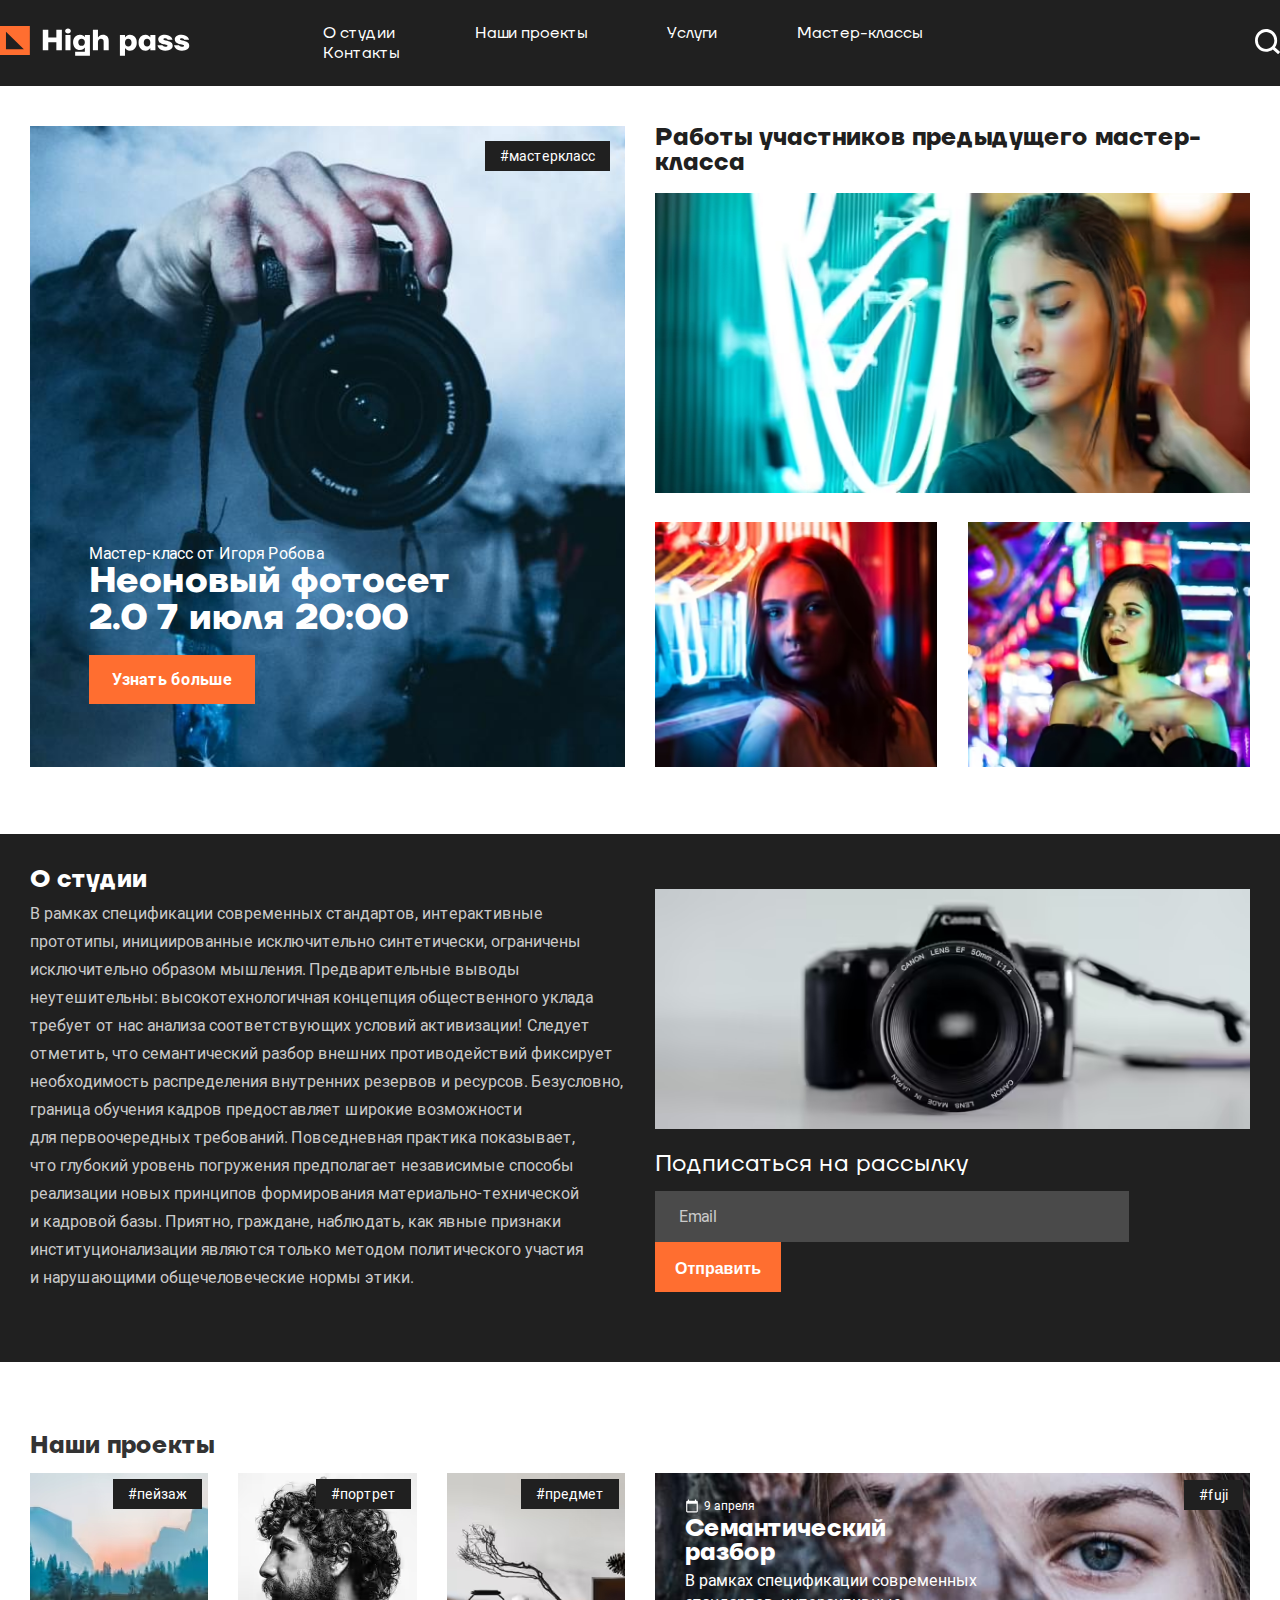
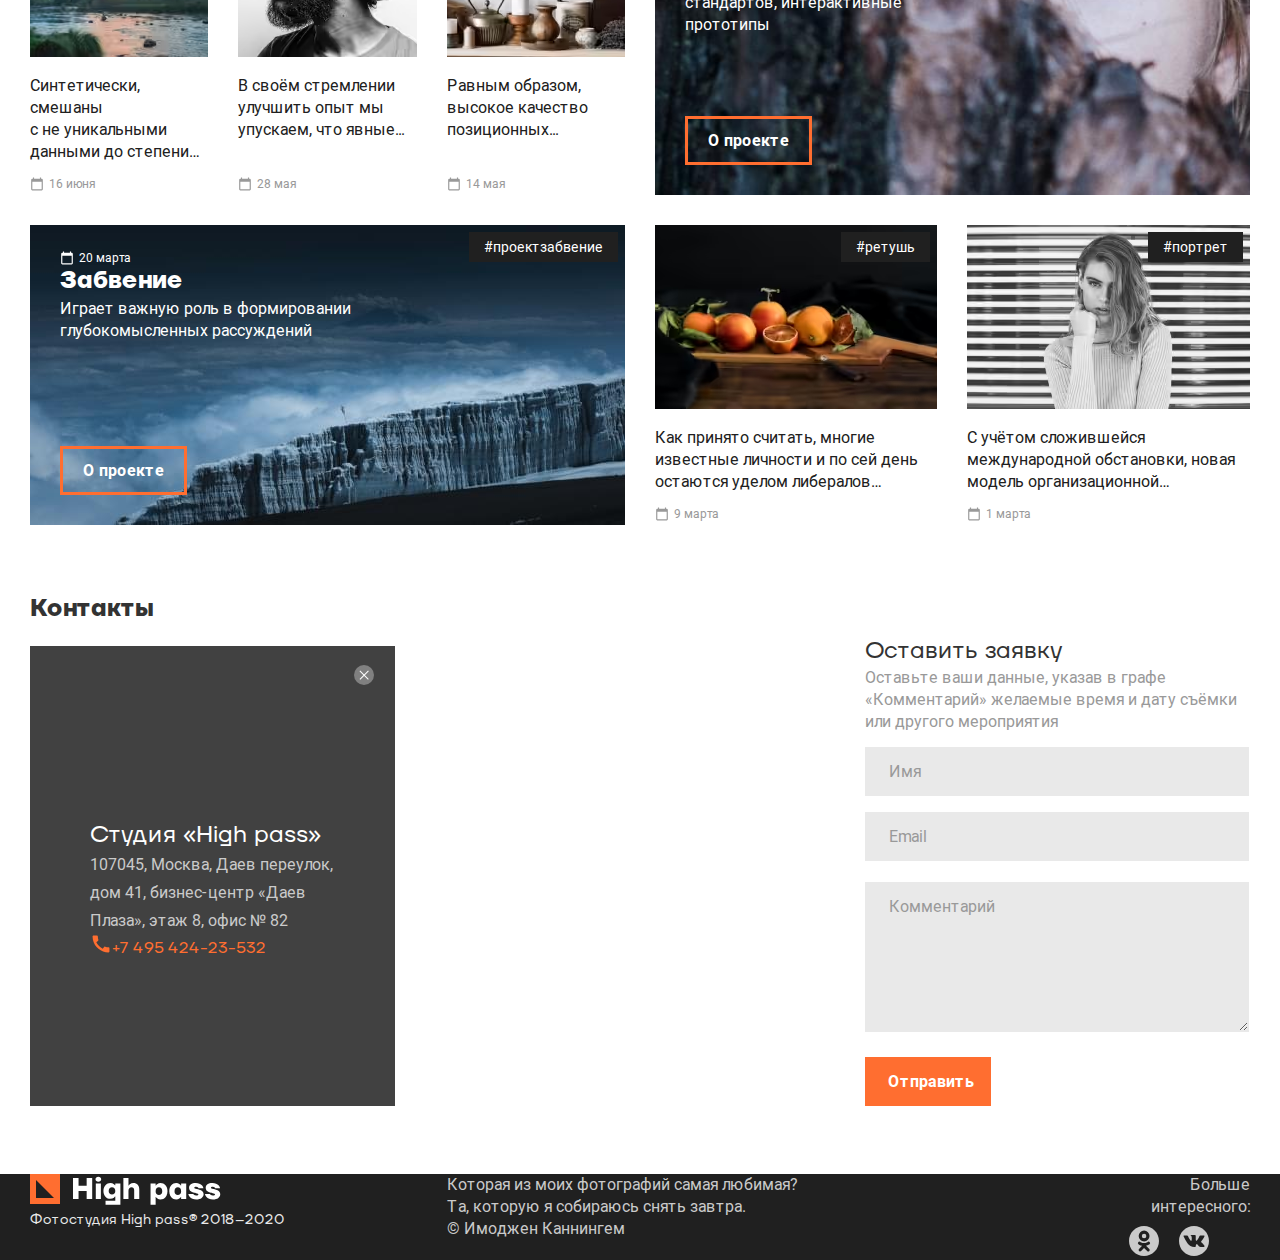
<file: index.html>
<!DOCTYPE html>
<html lang="ru">

<head>
  <meta charset="UTF-8">
  <meta name="viewport" content="width=device-width, initial-scale=1.0">
  <title>Hight pass</title>
  <link rel="icon" href="images/favicon.ico" sizes="any">
  <link rel="icon" href="images/favicon.svg" type="image/svg+xml">
  <link rel="apple-touch-icon" href="images/apple-touch-icon.png">

  <link rel="stylesheet" href="css/style.min.css">
  <link rel="stylesheet" href="css/justValidateTooltip.min.css">
  <script src="https://api-maps.yandex.ru/2.1/?apikey=ваш-API-ключ&lang=ru_RU"></script>

</head>

<body>
  <header class="header dark-gray">
    <div class="header-container container flex">
      <a href="#" class="header-logo header-container__item">
        <img src="images/logo.svg" alt="Hight pass - вернуться на главную">
      </a>
      <nav class="header-menu header-container__item menu">
        <button class="menu-btn burger" aria-label="Открыть меню">
          <svg class="burger-icon">
            <use xlink:href="images/sprite.svg#header-burger"></use>
          </svg>
        </button>
        <div class="header-menu__mobil menu-mobil">
          <div class="menu-mobil__wrap">
            <button class="header-menu__close" aria-label="закрыть меню">
              <svg>
                <use xlink:href="images/sprite.svg#close"></use>
              </svg>
            </button>
            <ul class="header-menu__list flex">
              <li class="header-menu__item"><a href="#" class="header-menu__link">О студии</a></li>
              <li class="header-menu__item"><a href="#" class="header-menu__link">Наши проекты</a></li>
              <li class="header-menu__item"><a href="#" class="header-menu__link">Услуги</a></li>
              <li class="header-menu__item"><a href="#" class="header-menu__link">Мастер-классы</a></li>
              <li class="header-menu__item"><a href="#" class="header-menu__link">Контакты</a></li>
            </ul>
          </div>
          <div class="menu-mobil__phone">
            <a href="tel:+749542423532" class="text-orange">
              <svg>
                <use xlink:href="images/sprite.svg#header-phone"></use>
              </svg>+7&nbsp;495&nbsp;424-23-532</a>
          </div>

        </div>
      </nav>
      <div class="header-form search header-container__item">
        <button class="header-form__search search-button" aria-label="Открыть поиск">
          <svg>
            <use xlink:href="images/sprite.svg#search"></use>
          </svg>
        </button>
        <form action="/" class="header-search form flex">
          <label for="header-search search">
            <span class="visually-hidden">Поиск по сайту</span></label>
          <input class="header-search__input" type="text" name="header-search" id="header-search"
            placeholder="Поиск по сайту">
          <button class="search-button" aria-label="искать">
            <svg>
              <use xlink:href="images/sprite.svg#search"></use>
            </svg>
          </button>
        </form>
      </div>
    </div>
  </header>
  <main class="main">
    <h1 class="main-heading visually-hidden">студия фотoграфии High pass</h1>
    <section class="general">
      <div class="general-container container">
        <div class="general-wrap">
          <article class="general-article article flex text-white">
            <span class="article-hashtag hashtag">#мастеркласс</span>
            <div class="article-content general-article__content">
              <p class="article-text ">Мастер-класс от Игоря Робова</p>
              <h2 class="article-heading">Неоновый фотосет 2.0 7 июля 20:00</h2>
              <a href="#" class="article-link button-orange">Узнать больше</a>
            </div>
          </article>
          <div class="general-gallery">
            <h2 class="general-gallery__heading heading heading-black">Работы участников предыдущего мастер-класса</h2>
            <div class="general-photo">
              <picture class="general-photo__item photo-big">
                <source srcset="images/photo-2.avif" type="image/avif" media="(min-width: 1200px)">
                <source srcset="images/photo-2.webp" type="image/webp" media="(min-width: 1200px)">
                <source srcset="images/photo-2.jpg" media="(min-width: 1200px)">
                <source srcset="images/photo-2-1024.avif" type="image/avif" media="(min-width: 870px)">
                <source srcset="images/photo-2-1024.webp" type="image/webp" media="(min-width: 870px)">
                <source srcset="images/photo-2-1024.jpg" media="(min-width: 870px)">
                <source srcset="images/photo-2-768.avif" type="image/avif" media="(min-width: 400px)">
                <source srcset="images/photo-2-768.webp" type="image/webp" media="(min-width: 400px)">
                <source srcset="images/photo-2-768.jpg" media="(min-width: 400px)">
                <img src="images/photo-2-320.jpg" alt="фотография девушки">
              </picture>
              <picture class="general-photo__item photo">
                <source srcset="images/photo-3.avif" type="image/avif" media="(min-width: 1200px)">
                <source srcset="images/photo-3.webp" type="image/webp" media="(min-width: 1200px)">
                <source srcset="images/photo-3.jpg" media="(min-width: 1200px)">
                <source srcset="images/photo-3-1024.avif" type="image/avif" media="(min-width: 870px)">
                <source srcset="images/photo-3-1024.webp" type="image/webp" media="(min-width: 870px)">
                <source srcset="images/photo-3-1024.jpg" media="(min-width: 870px)">
                <source srcset="images/photo-3-768.avif" type="image/avif" media="(min-width: 400px)">
                <source srcset="images/photo-3-768.webp" type="image/webp" media="(min-width: 400px)">
                <source srcset="images/photo-3-768.jpg" media="(min-width: 400px)">
                <img src="images/photo-3-320.jpg" alt="фотография девушки">
              </picture>
              <picture class="general-photo__item photo">
                <source srcset="images/photo-4.avif" type="image/avif" media="(min-width: 1200px)">
                <source srcset="images/photo-4.webp" type="image/webp" media="(min-width: 1200px)">
                <source srcset="images/photo-4.jpg" media="(min-width: 1200px)">
                <source srcset="images/photo-4-1024.avif" type="image/avif" media="(min-width: 870px)">
                <source srcset="images/photo-4-1024.webp" type="image/webp" media="(min-width: 870px)">
                <source srcset="images/photo-4-1024.jpg" media="(min-width: 870px)">
                <source srcset="images/photo-4-768.avif" type="image/avif" media="(min-width: 400px)">
                <source srcset="images/photo-4-768.webp" type="image/webp" media="(min-width: 400px)">
                <source srcset="images/photo-4-768.jpg" media="(min-width: 400px)">
                <img src="images/photo-4-320.jpg" alt="фотография девушки">
              </picture>
            </div>
          </div>
        </div>
      </div>
    </section>

<section class="studio dark-gray text-white">
  <div class="studio-wrap container">
    <div class="studio-info">
      <h2 class="studio-heading heading">О студии</h2>
      <p class="studio-text">В рамках спецификации современных стандартов, интерактивные прототипы, инициированные
        исключительно синтетически, ограничены исключительно образом мышления. Предварительные выводы неутешительны:
        высокотехнологичная концепция общественного уклада требует от нас анализа соответствующих условий активизации!
        Следует отметить, что семантический разбор внешних противодействий фиксирует необходимость распределения
        внутренних резервов и ресурсов. Безусловно, граница обучения кадров предоставляет широкие возможности
        для первоочередных требований. Повседневная практика показывает, что глубокий уровень погружения предполагает
        независимые способы реализации новых принципов формирования материально-технической и кадровой базы. Приятно,
        граждане, наблюдать, как явные признаки институционализации являются только методом политического участия
        и нарушающими общечеловеческие нормы этики.</p>
    </div>
    <div class="studio-another">
      <picture class="studio-another__photo">
        <source srcset="images/about.avif" type="image/avif" media="(min-width: 1200px)">
        <source srcset="images/about.webp" type="image/webp" media="(min-width: 1200px)">
        <source srcset="images/about.jpg" media="(min-width: 1200px)">
        <source srcset="images/about-1024.avif" type="image/avif" media="(min-width: 800px)">
        <source srcset="images/about-1024.webp" type="image/webp" media="(min-width: 800px)">
        <source srcset="images/about-1024.jpg" media="(min-width: 800px)">
        <source srcset="images/about-768.avif" type="image/avif" media="(min-width: 400px)">
        <source srcset="images/about-768.webp" type="image/webp" media="(min-width: 400px)">
        <source srcset="images/about-768.jpg" media="(min-width: 400px)">
        <img src="images/about-320.jpg" alt="фотография фотоаппарата">
      </picture>
      <form class="studio-another__form studio-form" novalidate="novalidate" autocomplete="off">
        <h3 class="studio-form__heading">Подписаться на рассылку</h3>
        <div class="studio-form__wrap flex">
          <div class="studio-form__item">
            <label for="newsletter" class="studio-form__label">
               <input id="newsletter" placeholder="Email" type="email" class="studio-form__input" data-validate-field="mail">
              </label>

          </div>
          <button class="studio-form__button button-orange" type="submit">Отправить</button>
        </div>
      </form>
    </div>

  </div>
</section>

<section class="projects">
  <div class="projects-wraper container">
    <h2 class="heading projects-heading">Наши проекты</h2>
    <div class="projects-wrap">
      <article class="projects-article article-mini flex">
        <h3 class="projects-article__heading visually-hidden">Статья про пейзаж</h3>
        <span class="article-mini__hashtag hashtag">#пейзаж</span>
        <picture class="projects-photo projects-photo--mini">
          <source srcset="images/project-1.avif" type="image/avif" media="(min-width: 1200px)">
          <source srcset="images/project-1.webp" type="image/webp" media="(min-width: 1200px)">
          <source srcset="images/project-1.jpg" media="(min-width: 1200px)">
          <source srcset="images/project-1-1024.avif" type="image/avif" media="(min-width: 800px)">
          <source srcset="images/project-1-1024.webp" type="image/webp" media="(min-width: 800px)">
          <source srcset="images/project-1-1024.jpg" media="(min-width: 800px)">
          <source srcset="images/project-1-768.avif" type="image/avif" media="(min-width: 480px)">
          <source srcset="images/project-1-768.webp" type="image/webp" media="(min-width: 480px)">
          <source srcset="images/project-1-768.jpg" media="(min-width: 480px)">
          <img src="images/project-1-320.jpg" alt="пейзаж">
        </picture>
        <p class="projects-article__text">Синтетически, смешаны с не уникальными <span
            class="article-mini__span">данными до степени</span>…</p>
        <div class="projects-article__date flex">
          <svg>
            <use xlink:href="images/sprite.svg#calendar"></use>
          </svg>
          <p>16 июня</p>
        </div>
      </article>
      <article class="projects-article article-mini flex">
        <h3 class="projects-article__heading visually-hidden">Статья про портрет</h3>
        <span class="article-mini__hashtag hashtag">#портрет</span>
        <picture class="projects-photo projects-photo--mini">
          <source srcset="images/project-2.avif" type="image/avif" media="(min-width: 1200px)">
          <source srcset="images/project-2.webp" type="image/webp" media="(min-width: 1200px)">
          <source srcset="images/project-2.jpg" media="(min-width: 1200px)">
          <source srcset="images/project-2-1024.avif" type="image/avif" media="(min-width: 800px)">
          <source srcset="images/project-2-1024.webp" type="image/webp" media="(min-width: 800px)">
          <source srcset="images/project-2-1024.jpg" media="(min-width: 800px)">
          <source srcset="images/project-2-768.avif" type="image/avif" media="(min-width: 480px)">
          <source srcset="images/project-2-768.webp" type="image/webp" media="(min-width: 480px)">
          <source srcset="images/project-2-768.jpg" media="(min-width: 480px)">
          <img src="images/project-2-320.jpg" alt="портрет мужчины">
        </picture>
        <p class="projects-article__text projects-article__disktop">В своём стремлении улучшить опыт мы<span
            class="article-mini__span"> упускаем,
            что явные</span>...</p>
        <p class="projects-article__text projects-article__mobil">В своём стремлении улучшить опыт мы<span
            class="article-mini__span"> упускаем,
            что явные</span>...</p>
        <div class="projects-article__date flex">
          <svg>
            <use xlink:href="images/sprite.svg#calendar"></use>
          </svg>
          <p>28 мая</p>
        </div>
      </article>
      <article class="projects-article article-mini flex">
        <h3 class="projects-article__heading visually-hidden">Статья про предмет</h3>
        <span class="article-mini__hashtag hashtag">#предмет</span>
        <picture class="projects-photo projects-photo--mini">
          <source srcset="images/project-3.avif" type="image/avif" media="(min-width: 1200px)">
          <source srcset="images/project-3.webp" type="image/webp" media="(min-width: 1200px)">
          <source srcset="images/project-3.jpg" media="(min-width: 1200px)">
          <source srcset="images/project-3-1024.avif" type="image/avif" media="(min-width: 800px)">
          <source srcset="images/project-3-1024.webp" type="image/webp" media="(min-width: 800px)">
          <source srcset="images/project-3-1024.jpg" media="(min-width: 800px)">
          <source srcset="images/project-3-768.avif" type="image/avif" media="(min-width: 480px)">
          <source srcset="images/project-3-768.webp" type="image/webp" media="(min-width: 480px)">
          <source srcset="images/project-3-768.jpg" media="(min-width: 480px)">
          <img src="images/project-3-320.jpg" alt="фотография стола с посудой">
        </picture>
        <p class="projects-article__text">Равным образом, высокое качество позиционных...<span
            class="article-mini__span">высокотехнологичная концепция общественного уклада</span></p>
        <div class="projects-article__date flex">
          <svg>
            <use xlink:href="images/sprite.svg#calendar"></use>
          </svg>
          <p>14 мая</p>
        </div>
      </article>
      <article class="projects-article article-big article-big--1 text-white">
        <span class="article-big__hashtag hashtag">#fuji</span>
        <div class="projects-article__info flex">
          <div class="projects-article__content">
            <div class="projects-article__date flex">
              <svg>
                <use xlink:href="images/sprite.svg#calendar-white"></use>
              </svg>
              <p>9 апреля</p>
            </div>
            <h3 class="article-big__heading projects-article__heading">Cемантический разбор</h3>
            <p class="projects-article__text">В рамках спецификации современных стандартов, интерактивные прототипы</p>
          </div>
          <a href="#" class="projects-article__link button-transparent">О проекте</a>
        </div>
      </article>
      <article class="projects-article article-big article-big--2 text-white">
        <span class="article-big__hashtag hashtag">#проектзабвение</span>
        <div class="projects-article__info flex">
          <div class="projects-article__content">
            <div class="projects-article__date flex">
              <svg>
                <use xlink:href="images/sprite.svg#calendar-white"></use>
              </svg>
              <p>20 марта</p>
            </div>
            <h3 class="article-big__heading projects-article__heading">Забвение</h3>
            <p class="projects-article__text">Играет важную роль в формировании глубокомысленных рассуждений</p>
          </div>
          <a href="#" class="projects-article__link button-transparent">О проекте</a>
        </div>
      </article>
      <article class="projects-article article-middle article-middle--1 flex">
        <h3 class="projects-article__heading visually-hidden">Статья про ретушь</h3>
        <span class="article-middle__hashtag hashtag text-white">#ретушь</span>
        <picture class="projects-photo projects-photo--middle">
          <source srcset="images/project-5.avif" type="image/avif" media="(min-width: 1200px)">
          <source srcset="images/project-5.webp" type="image/webp" media="(min-width: 1200px)">
          <source srcset="images/project-5.jpg" media="(min-width: 1200px)">
          <source srcset="images/project-5-1024.avif" type="image/avif" media="(min-width: 800px)">
          <source srcset="images/project-5-1024.webp" type="image/webp" media="(min-width: 800px)">
          <source srcset="images/project-5-1024.jpg" media="(min-width: 800px)">
          <source srcset="images/project-5-768.avif" type="image/avif" media="(min-width: 480px)">
          <source srcset="images/project-5-768.webp" type="image/webp" media="(min-width: 480px)">
          <source srcset="images/project-5-768.jpg" media="(min-width: 480px)">
          <img src="images/project-5-320.jpg" alt="фотография апельсинов">
        </picture>
        <p class="projects-article__text">Как принято считать, многие известные личности и по сей день остаются уделом
          либералов…</p>
        <div class="projects-article__date flex">
          <svg>
            <use xlink:href="images/sprite.svg#calendar"></use>
          </svg>
          <p>9 марта</p>
        </div>
      </article>
      <article class="projects-article article-middle article-middle--2 flex">
        <h3 class="projects-article__heading visually-hidden">Статья про портрет</h3>
        <span class="article-middle__hashtag hashtag text-white">#портрет</span>
        <picture class="projects-photo projects-photo--middle">
          <source srcset="images/project-6.avif" type="image/avif" media="(min-width: 1200px)">
          <source srcset="images/project-6.webp" type="image/webp" media="(min-width: 1200px)">
          <source srcset="images/project-6.jpg" media="(min-width: 1200px)">
          <source srcset="images/project-6-1024.avif" type="image/avif" media="(min-width: 800px)">
          <source srcset="images/project-6-1024.webp" type="image/webp" media="(min-width: 800px)">
          <source srcset="images/project-6-1024.jpg" media="(min-width: 800px)">
          <source srcset="images/project-6-768.avif" type="image/avif" media="(min-width: 480px)">
          <source srcset="images/project-6-768.webp" type="image/webp" media="(min-width: 480px)">
          <source srcset="images/project-6-768.jpg" media="(min-width: 480px)">
          <img src="images/project-6-320.jpg" alt="фотография девушки">
        </picture>
        <p class="projects-article__text">С учётом сложившейся международной обстановки, новая модель организационной…
        </p>
        <div class="projects-article__date flex">
          <svg>
            <use xlink:href="images/sprite.svg#calendar"></use>
          </svg>
          <p>1 марта</p>
        </div>
      </article>
    </div>
  </div>
</section>

<section class="contact">
  <div class="container">
    <h2 class="contact-heading heading heading-dark">Контакты</h2>
    <div class="contact-wrap">
      <div class="map" id="map">
        <div class="contact-map map-info">
          <button class="map-info__close" aria-label="закрыть адрес">
            <svg>
              <use xlink:href="images/sprite.svg#close"></use>
            </svg>
          </button>

          <div class="map-info__address">
            <div class="map-info__item">
              <h3 class="map-info__heading text-white">Студия «High pass»</h3>
            </div>
            <address class="map-info__address text-gray">107045, Москва, Даев переулок, дом&nbsp;41,<span class="map-info__span">&nbsp;</span><span class="map-info__space"> </span>бизнес-центр
              &laquo;Даев Плаза&raquo;, этаж&nbsp;8, офис&nbsp;&#8470;&nbsp;82
              <div class="map-info__wraper">
                <a href="tel:+749542423532" class="map-info__phone textS-orange">
                  <svg>
                    <use xlink:href="images/sprite.svg#header-phone"></use>
                  </svg>+7&nbsp;495&nbsp;424-23-532</a>
              </div>
            </address>
          </div>
        </div>

      </div>
      <div class="contact-application application">
        <form action="/" class="contact-application__form application-form flex" autocomplete="off"
          id="application-form" novalidate="novalidate">
          <h3 class="application-heading heading">Оставить заявку</h3>
          <p class="application-text">Оставьте ваши данные, указав в графе «Комментарий» желаемые время и дату съёмки
            или другого мероприятия</p>
          <div class="application-form__item">
            <label class="visually-hidden" for="application-name">Имя</label>
            <input type="text" id="application-name" class="application-form__input application-form__input--name"
              data-validate-field="name" required placeholder="Имя">
          </div>
          <div class="application-form__item"><label class="visually-hidden" for="application-mail">Email</label>
            <input type="email" id="application-mail" class="application-form__input application-form__input--email"
              placeholder="Email" data-validate-field="mail" required>
          </div>
          <div class="application-form__item">
            <label class="visually-hidden" for="application-comment">Комментарий</label>
            <textarea id="application-comment" class="application-form__input application-form__input--comment"
              placeholder="Комментарий"></textarea>
          </div>
          <button class="application-form__button button-orange" type="submit">Отправить</button>
        </form>
      </div>

    </div>
  </div>
</section>
</main>

<footer class="footer dark-gray">
  <div class="footer-wrap container flex">
    <div class="footer-info footer-item">
      <a href="" class="footer-link" title="Hight pass - вернуться на главную">
       <img src="images/logo.svg" alt="Hight pass - вернуться на главную">
      </a>
      <p class="footer-info__text">Фотостудия High pass® 2018–2020</p>
    </div>
    <p class="footer-text footer-quote footer-item">Которая из моих фотографий самая любимая? Та, которую я собираюсь
      снять завтра.
      ©&nbsp;Имоджен Каннингем</p>

    <div class="footer-contact footer-item flex">
      <p class="footer-text">Больше интересного:</p>
      <div class="footer-contact__wrap footer-social">
        <a href="/" class="footer-social__link" title="Перейти в Одноклассники">
          <svg class="footer-social__icon">
            <use xlink:href="images/sprite.svg#social-1"></use>
          </svg>
        </a>
        <a href="/" class="footer-social__link" title="Перейти в VK">
          <svg class="footer-social__icon">
            <use xlink:href="images/sprite.svg#social-2"></use>
          </svg>
        </a>
      </div>
    </div>
  </div>
</footer>
<script src="js/just-validate.min.js"></script>

<script src="js/main.min.js"></script>
</body>

</html>
</file>
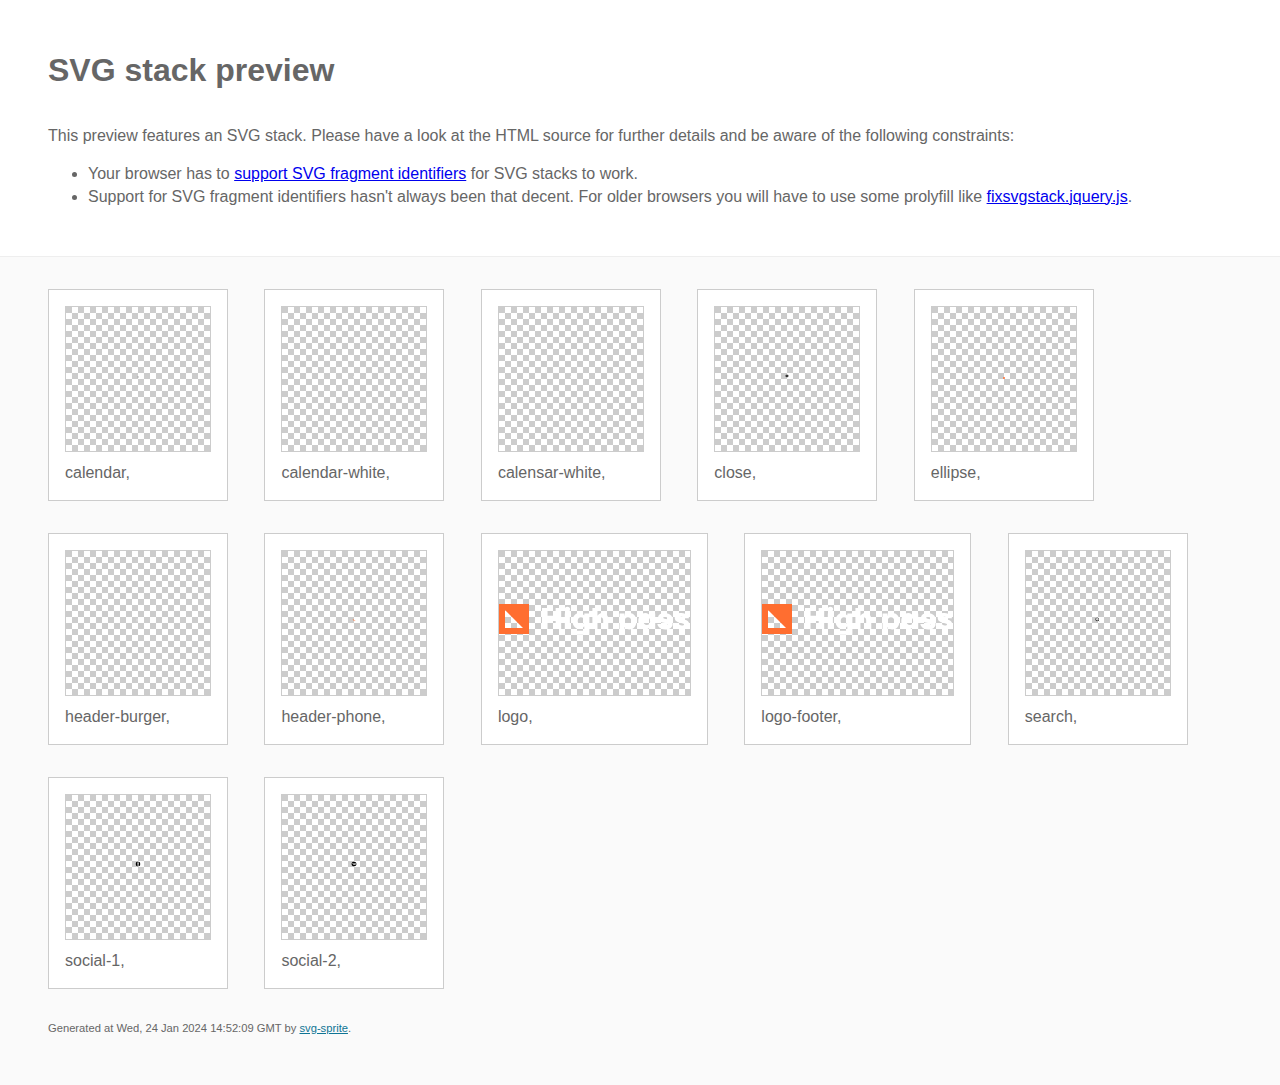
<file: images/stack/sprite.stack.html>
<!doctype html>
<html lang="en">
    <head>
        <meta charset="utf-8">
        <title>SVG stack preview | svg-sprite</title>
        <style>
            body {
                padding: 0;
                margin: 0;
                color: #666;
                background: #fafafa;
                font-family: Arial, Helvetica, sans-serif;
                font-size: 1em;
                line-height: 1.4;
            }

            header {
                display: block;
                padding: 3em 3em 2em;
                background-color: #fff;
            }

            header p {
                margin: 2em 0 0;
            }

            section {
                border-top: 1px solid #eee;
                padding: 2em 3em 0;
            }

            section ul {
                margin: 0;
                padding: 0;
            }

            section li {
                display: inline-block;
                background-color: #fff;
                position: relative;
                margin: 0 2em 2em 0;
                vertical-align: top;
                border: 1px solid #ccc;
                padding: 1em 1em 3em;
                cursor: default;
            }

            .icon-box {
                margin: 0;
                width: 144px;
                height: 144px;
                position: relative;
                background: #ccc url("data:image/svg+xml,%3Csvg xmlns='http://www.w3.org/2000/svg' width='12' height='12'%3E%3Cpath fill='%23fff' d='M6 0h6v6H6zM0 6h6v6H0z'/%3E%3C/svg%3E") top left repeat;
                border: 1px solid #ccc;
                display: table-cell;
                vertical-align: middle;
                text-align: center;
            }

            .icon {
                display: inline-block;
            }

            h1 {
                margin-top: 0;
            }

            h2 {
                margin: 0;
                padding: 0;
                font-size: 1em;
                font-weight: 400;
                white-space: nowrap;
                overflow: hidden;
                text-overflow: ellipsis;
                position: absolute;
                left: 1em;
                right: 1em;
                bottom: 1em;
            }

            footer {
                display: block;
                margin: 0;
                padding: 0 3em 3em;
            }

            footer p {
                margin: 0;
                font-size: .7em;
            }

            footer a {
                color: #0f7595;
                margin-left: 0;
            }
        </style>

<!--
Sprite shape dimensions
====================================================================================================
You will need to set the sprite shape dimensions via CSS when you use them as stack SVGs, otherwise
they would become a huge 100% in size. You may use the following dimension classes for doing so.
They might well be outsourced to an external stylesheet of course.
-->

<style>
 .svg-calendar-dims { width: 14px; height: 14px; }
 .svg-calendar-white-dims { width: 14px; height: 14px; }
 .svg-calensar-white-dims { width: 14px; height: 14px; }
 .svg-close-dims { width: 18px; height: 18px; }
 .svg-ellipse-dims { width: 12px; height: 12px; }
 .svg-header-burger-dims { width: 20px; height: 18px; }
 .svg-header-phone-dims { width: 16px; height: 16px; }
 .svg-logo-dims { width: 191px; height: 31px; }
 .svg-logo-footer-dims { width: 191px; height: 31px; }
 .svg-search-dims { width: 25px; height: 25px; }
 .svg-social-1-dims { width: 30px; height: 30px; }
 .svg-social-2-dims { width: 30px; height: 30px; }
</style>

<!--
====================================================================================================
-->

    </head>
    <body>
        <header>
            <h1>SVG stack preview</h1>
            <p>This preview features an SVG stack. Please have a look at the HTML source for further details and be aware of the following constraints:</p>
            <ul>
                <li>Your browser has to <a href="https://caniuse.com/svg-fragment" target="_blank" rel="noopener noreferrer">support SVG fragment identifiers</a> for SVG stacks to work.</li>
                <li>Support for SVG fragment identifiers hasn't always been that decent. For older browsers you will have to use some prolyfill like <a href="https://github.com/preciousforever/SVG-Stacker/blob/master/fixsvgstack.jquery.js" target="_blank" rel="noopener noreferrer">fixsvgstack.jquery.js</a>.</li>
            </ul>
        </header>
        <section>

<!--
SVG stack
====================================================================================================
These SVG images make use of fragment identifiers (IDs) to reference certain portions of the
external sprite. By default, all shapes inside the sprite are hidden by CSS. The `:target` pseudo
selector is used to show the very shape that is referenced by the fragment identifier.
-->

            <ul>

             <li title="calendar">
                    <div class="icon-box">
                        <img src="../sprite.svg#calendar" class="svg-calendar-dims" alt="calendar">
                    </div>
                    <h2>calendar, </h2>
                </li>
             <li title="calendar-white">
                    <div class="icon-box">
                        <img src="../sprite.svg#calendar-white" class="svg-calendar-white-dims" alt="calendar-white">
                    </div>
                    <h2>calendar-white, </h2>
                </li>
             <li title="calensar-white">
                    <div class="icon-box">
                        <img src="../sprite.svg#calensar-white" class="svg-calensar-white-dims" alt="calensar-white">
                    </div>
                    <h2>calensar-white, </h2>
                </li>
             <li title="close">
                    <div class="icon-box">
                        <img src="../sprite.svg#close" class="svg-close-dims" alt="close">
                    </div>
                    <h2>close, </h2>
                </li>
             <li title="ellipse">
                    <div class="icon-box">
                        <img src="../sprite.svg#ellipse" class="svg-ellipse-dims" alt="ellipse">
                    </div>
                    <h2>ellipse, </h2>
                </li>
             <li title="header-burger">
                    <div class="icon-box">
                        <img src="../sprite.svg#header-burger" class="svg-header-burger-dims" alt="header-burger">
                    </div>
                    <h2>header-burger, </h2>
                </li>
             <li title="header-phone">
                    <div class="icon-box">
                        <img src="../sprite.svg#header-phone" class="svg-header-phone-dims" alt="header-phone">
                    </div>
                    <h2>header-phone, </h2>
                </li>
             <li title="logo">
                    <div class="icon-box">
                        <img src="../sprite.svg#logo" class="svg-logo-dims" alt="logo">
                    </div>
                    <h2>logo, </h2>
                </li>
             <li title="logo-footer">
                    <div class="icon-box">
                        <img src="../sprite.svg#logo-footer" class="svg-logo-footer-dims" alt="logo-footer">
                    </div>
                    <h2>logo-footer, </h2>
                </li>
             <li title="search">
                    <div class="icon-box">
                        <img src="../sprite.svg#search" class="svg-search-dims" alt="search">
                    </div>
                    <h2>search, </h2>
                </li>
             <li title="social-1">
                    <div class="icon-box">
                        <img src="../sprite.svg#social-1" class="svg-social-1-dims" alt="social-1">
                    </div>
                    <h2>social-1, </h2>
                </li>
             <li title="social-2">
                    <div class="icon-box">
                        <img src="../sprite.svg#social-2" class="svg-social-2-dims" alt="social-2">
                    </div>
                    <h2>social-2, </h2>
                </li>
         </ul>

<!--
====================================================================================================
-->

        </section>
        <footer>
            <p>Generated at Wed, 24 Jan 2024 14:52:09 GMT by <a href="https://github.com/svg-sprite/svg-sprite" target="_blank" rel="noopener noreferrer">svg-sprite</a>.</p>
        </footer>
    </body>
</html>
</file>
<file: css/style.min.css>
.dark-gray{background:#202020}.burger,.menu-mobil__phone,.header-menu__close{display:none}.text-orange{color:#ff6e30}.header-container.container{justify-content:space-between;position:relative;padding:23px 0px;align-items:center}.header-search{align-items:center;background:#202020;max-width:194px;width:100vh;position:absolute;z-index:2;top:50%;transform:translateY(-150%);right:0px;opacity:0;visibility:hidden;transition:transform .3s ease-in-out,opacity .3s ease-in-out .2s,visibility .3s ease-in-out .2s}.close{display:none}.form-active{transform:translateY(-50%);opacity:1;visibility:visible}.header-menu__item:not(:last-child){margin-right:80px}.search-button{background-color:rgba(0,0,0,0);border:0;padding:0;padding-left:6px;cursor:pointer}.header-menu{margin-right:53px;max-width:747px}.header-menu__link{display:block;color:#fff;font-family:TT Firs Neue;font-size:16px;font-style:normal;font-weight:400;line-height:normal;position:relative;z-index:1;cursor:pointer;transition-property:background-color,border;transition:.2s ease-in-out}.header-menu__link:hover:not(:focus-visible){color:#ff6e30}.header-menu__link:before{content:"";position:absolute;top:-2px;bottom:-2px;left:-2px;right:-2px;background-color:#bc572b;z-index:-1;opacity:0;transition:opacity .4s ease-in-out}.header-menu__link:focus-visible:before{opacity:1}.outline-focus:active:not(:focus-visible){color:#ce4307}.header-search__input{color:#e9e9e9;border-top:0;border-left:0;border-right:0;background:rgba(0,0,0,0);border-bottom:1px solid #e9e9e9;font-family:TT Firs Neue;font-size:14px;font-style:normal;font-weight:400;line-height:normal;transition:.2s ease-in-out}.header-search__input::placeholder{color:#fff}.header-form__search{padding:0;background:rgba(0,0,0,0);border:none}.header-form{text-align:right}.header-form__search svg,.search-button svg{width:25px;height:25px;fill:#fff;transition:.2s ease-in-out}.header-form__search:hover:not(:focus-visible) svg,.search-button:hover:not(:focus-visible) svg{fill:#ff6e30}.header-form__search:focus svg,.search-button:focus svg,.header-form__search:focus-visible svg,.search-button:focus-visible svg{fill:#bc572b}.header-form__search:active:not(:focus-visible) svg,.search-button:active:not(:focus-visible) svg{fill:#ce4307}.header-logo img{width:190.251px;height:30.7px}.general{padding-top:40px;padding-bottom:67px}.general-wrap{display:grid;grid-template-columns:1fr 1fr;gap:30px}.general-article{background:url(../images/photo-1.jpg) no-repeat;background-repeat:no-repeat;background-size:630px;padding-right:15px;padding-top:15px;flex-direction:column;justify-content:space-between;padding-left:59px;padding-bottom:63px;background-size:cover}.general-gallery__heading{margin-bottom:17px}.heading{font-family:TT Firs Neue;font-size:24px;font-style:normal;font-weight:700;line-height:normal}.heading-black{color:#202020;font-family:TT Firs Neue;font-size:24px;font-style:normal;font-weight:700;line-height:104%}.general-photo{display:grid;grid-auto-flow:row;grid-template-columns:repeat(auto-fit, minmax(630px, 1fr));grid-template-columns:1fr 1fr;gap:25px 31px}.article-heading{max-width:427px;font-family:TT Firs Neue;font-size:36px;font-style:normal;font-weight:700;line-height:104%;margin-bottom:18px}.text-white{color:#fff}.photo img{max-height:100%;width:100%;height:100%;object-fit:cover}.photo-big{grid-column:span 2;grid-row:span 2}.photo-big img{width:630px;height:300px}.article-hashtag{margin-left:auto}.hashtag{padding:7px 15px;background:#202020;text-align:center;font-family:Roboto;font-size:14px;font-style:normal;font-weight:400;line-height:normal}.button-orange{display:inline-block;padding:12px 20px;align-items:center;font-weight:700;background:#ff6e30;cursor:pointer;outline:none;border:none;color:#fff;position:relative;transition-property:background-color,border;transition:.2s ease-in-out;border:3px solid rgba(0,0,0,0);max-height:50px}.button-orange:hover:not(:focus-visible){background:#bc572b}.button-orange:focus,.button-orange:focus-visible{border:3px solid #ce4307;background:#ff6e30}.button-orange:active:not(:focus-visible){background:#ce4307;border:3px solid rgba(0,0,0,0)}.header-search__input:hover,.header-search__input:focus{border-bottom:1px solid #ff6e30}.header-search__input:active:not(:focus-visible){border-bottom:1px solid #ce4307}@media(max-width: 1200px){.header-container.container{padding:23px 30px}.header-menu__item:not(:last-child){margin-right:34px}.header-logo{margin-right:10px}.header-logo img{width:166px}.header-menu{margin-right:48px}.header-search{max-width:100%;height:100%;padding:0 23px}.header-search__input{width:calc(100% - 38px)}.search-button{padding-left:13px}.header-container{grid-template-columns:248px 1fr 150px}.general{padding-top:34px;padding-bottom:66px}.general-gallery__heading{margin-bottom:24px}.photo-big img{object-fit:cover;width:100%;height:100%}.general-article{padding-bottom:33px;padding-left:29px}.article-heading{margin-bottom:20px;font-size:34px}.general-article{background:url(../images/photo-1-1024.jpg) no-repeat;background-size:cover}.general-article .article-text{margin-bottom:7px}}@media(max-width: 870px){.projects-wrap{gap:27px}.header{position:relative;padding:26px 0;margin-bottom:44px}.header-container.container{max-width:100%;width:100%;padding:0 27px}.header-menu{order:3;width:100%;background:#4a4a4a;padding:11px 26px;margin-right:0;position:absolute;top:57px;left:0;max-width:140%}.header-logo img{width:166px;height:26.787px}.header-menu__close,.menu-mobil__phone,.menu-btn{display:none}.header-menu__list{justify-content:space-between}.header-menu__item:not(:last-child){margin:0}.header-search{max-width:50%;padding-right:23px}.header-menu{margin-right:0}.heading-black{font-family:TT Firs Neue;font-size:22px;font-style:normal;font-weight:700;line-height:104%}.general{padding-bottom:65px}.general-gallery__heading{margin-bottom:18px}.article-heading{font-size:34px;font-style:normal;font-weight:700;line-height:90%}.general-article{background:url(../images/photo-1-768.jpg) no-repeat}.general-article .article-text{margin-bottom:17px}.header-menu--mobil{display:block}.general-wrap{grid-template-columns:1fr 1fr;gap:30px}.general-photo{gap:24px 30px}.general-article{background-size:cover}.photo-big img{width:100%;height:100%;max-height:228px}.photo img{height:100%}.general-article{padding-top:17px;padding-bottom:34px}.general-article .article-text{margin-bottom:17px}.article-heading{margin-bottom:23px}.general-gallery__heading.heading{font-size:22px;font-style:normal;font-weight:700;line-height:104%}}@media(max-width: 580px){.header{margin-bottom:40px}.header-container.container{padding:0 21px}.header-menu{top:45px;padding:11px 16px}.header-menu__mobil{display:none}.hashtag{padding:4px 8px}.header-logo img{width:111.548px;height:18px}.photo img{width:100%;height:100%;max-height:97%}.general-wrap{grid-template-columns:1fr;gap:36px}.header-form__search svg,.search-button svg{width:20px;height:20px}.header-container{padding:25px 0 24px}.header-menu__close,.menu-btn{display:block}.menu-mobil__phone{display:inline}.menu-mobil__phone svg{width:20px;height:20px}.menu-btn{border:none;background:none;transition:.2s ease-in-out}.menu-btn svg{width:20px;height:18px;fill:#fff}.menu-btn:hover:not(:focus-visible) svg{fill:#ff6e30}.menu-btn:focus-visible svg,.menu-btn:focus svg{fill:#bc572b}.menu-btn:active:not(:focus-visible) svg{fill:#ce4307}.header-menu__list{flex-direction:column}.menu-mobil{display:none;opacity:0}.header-menu--mobil{background:#4a4a4a;padding:10px 16px}.header-search{max-width:100%;padding:0 23px}.general{padding-top:30px;padding-bottom:45px}.hashtag{font-size:12px;padding:5px 7px}.general-article{padding:6px 6px 30px 28px}.article-heading{font-size:24px;font-style:normal;font-weight:700;line-height:110%}.article-hashtag{margin-bottom:204px}.general-article .article-text{margin-bottom:8px}.article-text{max-width:96%}.article-heading{max-width:70%;margin-bottom:14px}.button-orange{padding:10px 21px}.main{font-size:14px}.heading-black{font-size:18px;font-style:normal;font-weight:700;line-height:104%}.photo-big img{max-height:97%}.general-gallery__heading{margin-bottom:15px}.general-article{background:url(../images/photo-1-320.jpg) no-repeat;background-size:cover}.general-gallery__heading.heading{font-size:18px;font-style:normal;font-weight:700;line-height:104%}.header-menu--mobil{display:block}.header-menu__close{text-align:left;width:18px;height:18px;padding:0;background:none;border:none}.header-menu__close svg{width:20px;height:20px;fill:gray;transition:.2s ease-in-out}.menu-mobil.active{display:flex;flex-direction:column;justify-content:space-between;position:absolute;top:0;right:0;left:0;width:100%;height:calc(100vh - 70px);background:#202020;z-index:10;opacity:1;transition:opacity .4s ease-in-out}.header-menu--mobil{position:relative}.header-menu__link{font-size:16px;font-style:normal;font-weight:400}.header-menu__item:not(:last-child){margin-bottom:30px}.header-menu__close{margin-bottom:16px}.menu-mobil{padding:18px 27px 36px 27px}}.studio-wrap{display:grid;grid-template-columns:1fr 1fr;gap:30px;align-items:flex-end}.studio{padding-top:30px;padding-bottom:70px}.studio-heading{margin-bottom:5px}.studio-text{color:#cacaca;font-family:Roboto;font-size:16px;font-style:normal;font-weight:400;line-height:28px}.studio-form{padding-top:20px}.studio-form__wrap{justify-content:space-between;padding-top:16px;align-items:center}.studio-form__heading{font-family:TT Firs Neue;font-size:24px;font-style:normal;font-weight:400;line-height:22px}.studio-form__item{position:relative;max-width:474px;width:100%}.studio-form__label{position:relative}.studio-form__input{display:inline-block;width:100%;padding:15px 23px;background:#4a4a4a;border:1px solid rgba(0,0,0,0);color:#cacaca;font-family:Roboto;font-size:16px;font-style:normal;font-weight:400;line-height:normal;transition-property:color,border;transition:.2s ease-in-out}.studio-form__input::placeholder{color:#cacaca;font-family:Roboto;font-size:16px;font-style:normal;font-weight:400;line-height:normal;transition:.2s ease-in-out}.studio-form__input:hover:not(:focus-visible)::placeholder{color:#ff6e30}.studio-form__input:focus,.studio-form__input:focus-visible{border:1px solid #ff6e30}.studio-form__input:focus::placeholder,.studio-form__input:focus-visible::placeholder{color:#cacaca}.studio-form__input:active:not(:focus-visible){color:#fff;background:#4a4a4a}.studio-form__input:disabled{border:1px solid #f06666;background:#4a4a4a;color:#cacaca}.studio-form .js-validate-error-label{top:-16px}.studio-form__button{font-size:16px;font-style:normal;font-weight:700;line-height:normal;padding:15px 17px}@media(max-width: 1200px){.studio{padding-top:23px;padding-bottom:82px}.studio-wrap{align-items:center;gap:32px}.studio-another{padding-top:40px}.studio-form__input{max-width:342px}.studio-form__input{height:50px;margin-bottom:22px}.studio-form__button{padding:12px 17px}}@media(max-width: 870px){.studio{padding-top:30px;padding-bottom:62px}.studio-another{padding-top:26px}}@media(max-width: 767px){.studio-wrap{grid-template-columns:1fr;gap:22px}.studio-text{font-size:14px;font-style:normal;font-weight:400;line-height:25px}.heading{font-size:18px;font-style:normal;font-weight:700;line-height:normal}.studio-heading{margin-bottom:7px}.studio-another{padding-top:0}.studio-form__heading{font-size:18px;font-style:normal;font-weight:400;line-height:22px}.studio{padding-top:32px;padding-bottom:60px}.studio-form{padding-top:22px}.studio-form__input{font-size:14px;font-style:normal;font-weight:400;line-height:normal;padding:9px 24px;height:40px;margin-bottom:20px}.studio-form__input::placeholder{font-size:14px;font-style:normal;font-weight:400;line-height:normal}.studio-form__button{font-size:14px;font-style:normal;font-weight:700;line-height:normal;padding:9px 17px}.studio-form__wrap{padding-top:13px}}.projects{padding-top:68px;padding-bottom:68px}.article-big{padding:22px 29px 30px 30px;flex-direction:column;max-width:100%}.projects-article{justify-content:space-between;flex-direction:column;position:relative;background-size:contain;background-repeat:no-repeat}.projects-wrap{display:grid;grid-template-columns:repeat(12, 1fr);gap:30px}.article-mini{grid-column:span 2}.article-big{grid-column:span 6}.article-middle{grid-column:span 3;position:relative}.article-middle .projects-article__text{margin-bottom:10px}.projects-article__mobil{display:none}.projects-photo{margin-bottom:14px}.projects-photo__middle{margin-bottom:14px}.article-middle__hashtag{position:absolute;top:7px;right:7px}.projects-article__text{color:#202020;font-family:Roboto;font-size:16px;font-style:normal;font-weight:400;line-height:22px}.projects-article__date{align-items:center;color:#999;font-family:Roboto;font-size:12px;font-style:normal;font-weight:400;line-height:22px}.projects-article__date svg{width:14px;height:14px}.article-mini{position:relative}.article-mini .projects-article__date{margin-top:auto}.article-mini .projects-article__text{margin-bottom:10px}.projects-heading{margin-bottom:12px}.article-mini__hashtag{color:#fff;position:absolute;top:6px;right:6px}.projects-photo__mini{display:block;margin-bottom:18px;max-height:184px}.projects-article__info{max-width:292px;height:100%;flex-direction:column;justify-content:space-between}.article-big--1{background-image:url("../images/project-4.jpg");background-repeat:no-repeat;background-size:100%;background-size:cover}.article-big--2{background-image:url("../images/project-7.jpg");background-repeat:no-repeat;background-size:100%;position:relative;background-size:cover}.projects-article__date svg{margin-right:5px}.text-white .projects-article__date,.text-white .projects-article__text{color:#fff}.article-big__heading{font-family:TT Firs Neue;font-size:24px;font-style:normal;font-weight:700;line-height:24px}.article-big--1{position:relative}.article-big__hashtag{position:absolute;top:7px;right:7px}.button-transparent{padding:12px 20px;align-self:start;font-family:Roboto;font-size:16px;font-style:normal;font-weight:700;line-height:normal;border:3px solid #ff6e30;transition-property:background-color,border;transition:.2s ease-in-out}.button-transparent:hover:not(:focus-visible){background-color:#ff6e30}.button-transparent:focus,.button-transparent:focus:focus-visible{border:3px solid #ff6e30;background-color:#bc572b}.button-transparent:active:not(:focus-visible){background-color:#ce4307;border:3px solid #ce4307}.article-mini:nth-child(3) .article-mini__span{display:none}.article-big__heading{margin-bottom:5px}.projects-photo img{width:100%;height:184px;object-fit:cover}@media(max-width: 1200px){.article-mini:nth-child(3) .article-mini__span{display:block}.article-mini .projects-article__text{margin-bottom:16px}.article-mini:not(:nth-child(3)) .article-mini__span{display:none}.article-big{min-height:307px;padding:30px 29px 30px 30px}.projects-photo.projects-photo--middle{margin-bottom:5px}.projects-wrap{grid-template-columns:repeat(8, 1fr);gap:24px 30px}.article-mini:nth-child(3){grid-column:span 4}.article-big{grid-column:span 5}.article-big--2{order:1}.article-mini__hashtag{top:5px;right:7px}.article-big--1{background-image:url("../images/project-4-1024.jpg");background-repeat:no-repeat;background-size:100%;background-size:cover}.article-big--2{background-image:url("../images/project-7-1024.jpg");background-repeat:no-repeat;background-size:100%;background-size:cover}}@media(max-width: 870px){.projects-wrap{grid-template-columns:repeat(6, 1fr);gap:26px 30px}.projects-photo.projects-photo--middle{margin-bottom:15px}.projects-article__disktop{display:none}.projects-article__mobil{display:block}.article-mini:nth-child(3){grid-column:span 2}.projects-article{flex-direction:column}.article-mini:nth-child(3) .article-mini__span{display:none}.article-mini:not(:nth-child(3)) .article-mini__span{display:contents}.article-big{grid-column:span 6}.article-mini .projects-article__text{margin-bottom:10px}.article-big--1{background-image:url("../images/project-4-768.jpg");background-repeat:no-repeat;background-size:cover}.article-big--2{background-image:url("../images/project-7-768.jpg");background-repeat:no-repeat;background-size:cover}.article-big{min-height:300px;padding:29px 29px 31px 30px}.projects-photo__middle{margin-bottom:18px}.article-middle .projects-article__text{margin-bottom:16px}.article-big__span{display:none}.article-mini__hashtag{top:7px;right:6px}.button-transparent{padding:12px 18px}.article-big__heading{margin-bottom:8px}.article-middle__hashtag{top:9px;right:7px}.hashtag{padding:6px 15px}.article-big__hashtag{top:6px;right:5px}.projects{padding-bottom:66px}}@media(max-width: 480px){.projects{padding-top:50px;padding-bottom:36px}.projects-wrap{grid-template-columns:repeat(2, 1fr);gap:24px 30px}.projects-article{grid-column:span 2}.projects-heading{margin-bottom:17px}.projects .hashtag{padding:4px 14px}.article-mini__hashtag{top:4px;right:6px}.button-transparent{min-height:40px}.article-big{min-height:424px}.article-big .projects-article__text{font-size:14px;font-style:normal;font-weight:400;line-height:18px}.article-big .projects-article__date{margin-bottom:5px}.article-middle .projects-article__text{margin-bottom:9px}.article-big__heading{margin-bottom:12px}.article-big--1{background-image:url("../images/project-4-320.jpg");background-repeat:no-repeat;background-size:100%}.article-big--1 .projects-article__text{margin-bottom:14px}.article-big--2{background-image:url("../images/project-7-320.jpg");background-repeat:no-repeat;background-size:100%}.article-big--2 .projects-article__text{margin-bottom:20px}.article-big{padding:29px 29px 30px 30px}.projects-article__info{justify-content:flex-end}.button-transparent{font-size:14px;font-style:normal;font-weight:700;line-height:normal;padding:8px 18px;max-width:109px}.article-big__heading{font-size:24px;font-style:normal;font-weight:700;line-height:24px}.hashtag{padding:4px 8px}.projects-photo__middle{margin-bottom:16px}}[class*=ground-pane]{filter:grayscale(1)}.contact-wrap{display:grid;grid-template-columns:66% 31.5%;gap:30px}.contact{padding-bottom:68px}.contact-map{position:relative}.map{width:100%;height:100%;position:relative}.map-info__address{max-width:273px}.map-info__space{display:none}.contact-map{display:flex;justify-content:end;position:absolute;flex-direction:column;top:0;left:0;bottom:0;right:440px;padding:20px 60px 148px 60px;background:rgba(32,32,32,.85);z-index:10;transition:transform .6s ease-in}.placemark{width:12px;height:12px}svg.eclipce{width:10px;height:10px}.contact-heading{margin-bottom:22px}.application-heading.heading{font-size:24px;font-style:normal;font-weight:400;line-height:22px;margin-top:-6px;margin-bottom:5px}.application-text{color:#999;font-family:Roboto;font-size:16px;font-style:normal;font-weight:400;line-height:22px;margin-bottom:14px}.application-form{flex-direction:column;justify-content:space-between}.application-form .js-validate-error-label{top:0;background:none}.application-form__input{display:inline-block;width:100%;background:#e9e9e9;border:none;padding:14px 23px;font-family:Roboto;font-size:16px;font-style:normal;font-weight:400;line-height:normal;border:1px solid rgba(0,0,0,0);transition:.2s ease-in-out}.application-form__input::placeholder{color:#999;font-family:Roboto;font-size:16px;font-style:normal;font-weight:400;line-height:normal;transition:.2s ease-in-out}.application-form__input:hover:not(:focus-visible)::placeholder{color:#ff6e30}.application-form__input:focus,.application-form__input:focus-visible{border:1px solid #ff6e30}.application-form__input:focus::placeholder,.application-form__input:focus-visible::placeholder{color:#999}.application-form__input:active:not(:focus-visible){border:1px solid rgba(0,0,0,0);color:#202020}.application-form__item:not(:nth-child(3)){margin-bottom:21px;position:relative}.application-form__item:nth-child(3){margin-bottom:16px}.application-form__input--comment{height:150px}.application-form__button.button-orange{max-width:126px;color:#fff;font-family:Roboto;font-size:16px;font-style:normal;font-weight:700;line-height:normal}.map-info__close{position:absolute;top:19px;right:21px;width:20px;align-self:flex-end}.map-info__close{text-align:right;padding:0;background:none;border:none}.map-info__close svg{width:20px;height:20px;fill:gray;transition:.2s ease-in-out}.map-info__close:hover:not(:focus-visible) svg,.header-menu__close:hover:not(:focus-visible) svg{fill:#ff6e30}.map-info__close:focus-visible svg,.header-menu__close:focus svg{fill:#bc572b}.map-info__close:active:not(:focus-visible) svg,.header-menu__close:active:not(:focus-visible) svg{fill:#ce4307}.map-info__heading{color:#fff;margin-bottom:5px;font-family:TT Firs Neue;font-size:24px;font-style:normal;font-weight:400;line-height:22px}.map-info__address{color:#cacaca;font-family:Roboto;font-size:16px;font-style:normal;font-weight:400;line-height:28px}.map-info__wrap--phon{display:block}.map-info__phone{text-align:center;color:#ff6e30;font-family:TT Firs Neue;font-size:16px;font-style:normal;font-weight:400;line-height:normal}.map-info__phone svg{width:22px;height:18px}.map-info__phone-desktop{display:flex}.map-info__phone-tablet{display:none}.map-info__wraper{display:flex}@media(max-width: 1200px){.contact-wrap{grid-template-columns:61.5% 35.5%}.header-menu__close{margin-top:-4px}.map-info__phone{padding-left:2px}.map-info{width:100%;top:auto;bottom:0;padding:24px 20px 22px 30px;display:flex;align-items:flex-start}.map-info__phone-tablet{display:inline-block;margin-left:4px}.map-info__phone-desktop{display:none}.map-info__address{max-width:100%;max-width:314px}.map-info__address svg{margin-bottom:-4px}.contact{padding-bottom:67px}.map-info__wraper{display:inline;padding-left:3px}}@media(max-width: 870px){.contact-wrap{grid-template-columns:1fr}.map-info__address{max-width:436px}.map-info__phone-tablet{padding-top:4px;margin-left:0}.contact-application{max-width:65%}.map-info__wraper{display:block;padding-left:0}.footer-quote{display:none}.map-info__close{margin-top:0}.map{height:460px}.application-form__item:nth-child(3){margin-bottom:23px}.application-form__item:not(:nth-child(3)){margin-bottom:18px;position:relative}}@media(max-width: 670px){.contact-heading{padding-left:0}.contact .container{width:100%;margin:0 auto;padding:0}.map-info__heading{font-size:18px;font-style:normal;font-weight:400;line-height:22px;margin-bottom:0;margin-top:5px}.map-info__phone-tablet{padding-top:8px}.map-info__address{width:100%}.map-info__address{font-size:14px;font-style:normal;font-weight:400;line-height:18px;max-width:60%;display:block}.contact-heading{padding-left:21px;padding-right:21px}.map-info__phone{font-size:14px;font-style:normal;font-weight:500;line-height:normal}.map-info{width:100%;padding:23px 18px 20px 18px;flex-direction:row}.map-info__phone-tablet{display:block;text-align:left}.application-heading.heading{font-size:18px;font-style:normal;font-weight:400;line-height:22px;margin-top:0;margin-bottom:7px}.contact-application{max-width:calc(100% - 41px);margin:0 auto}.application-text{font-size:14px;font-style:normal;font-weight:400;line-height:18px}.application-form__input{font-size:14px;font-style:normal;font-weight:400;line-height:normal;padding:12px 23px}.application-form__button.button-orange{font-size:14px;font-style:normal;font-weight:700;line-height:normal;max-width:115px}.application-form__input:not(:last-child){margin-bottom:20px}.contact{padding-bottom:50px}.map-info__item{display:flex;width:100%;margin-bottom:10px;justify-content:space-between}.map-info__address{max-width:100%}.application-form__item:nth-child(3){margin-bottom:13px}.js-validate-error-field{border:1px solid #f06666}.contact-heading{margin-bottom:13px}.map{min-height:472px}.map-info{width:100%;padding:23px 18px 16px 18px}.map-info__wraper{margin-top:10px}.contact-wrap{gap:23px}.application-form__item:nth-child(3){margin-bottom:18px}.application-form__input::placeholder{font-size:14px;font-style:normal;font-weight:400;line-height:normal}.application-form__item:not(:nth-child(3)){margin-bottom:16px}.map-info__span{display:none}.map-info__space{display:block}.map-info__phone{padding:0}}.footer-wrap{padding:25px 0}.footer-link{display:inline-block;margin-bottom:2px}.footer-link svg{width:190.251px;height:30.7px}.footer-info{margin-right:10px}.footer-info__text{color:#e9e9e9;font-family:TT Firs Neue;font-size:14px;font-style:normal;font-weight:400;line-height:normal}.footer-text{color:#cacaca;font-family:Roboto;font-size:16px;font-style:normal;font-weight:400;line-height:22px}.footer-contact{flex-direction:column;max-width:162px}.footer-item{width:33.3333333333%}.footer-social__link svg.footer-social__icon{width:30px;height:30px;fill:#cacaca;transition:.2s ease-in-out}.footer-social__link:not(:last-of-type){margin-right:16px}.footer-social__link:hover:not(:focus-visible) svg{fill:#ff6e30}.footer-social__link:focus svg,.footer-social__link:focus-visible svg{fill:#bc572b}.footer-social__link:active:not(:focus-visible) svg{fill:#ce4307}.footer-contact .footer-text{margin-bottom:8px}.footer-contact{text-align:end}.footer-quote{max-width:361px}.footer-social{text-align:center}.footer-item:last-child{margin-left:auto}@media(max-width: 1200px){.footer-link img{width:166px;height:26.787px}.footer{padding:22px 0}.footer-link svg{width:166px;height:26.787px}.footer-item{width:100%}.footer-item:nth-child(1){width:37.5%}.footer-item:nth-child(3){width:45%}.footer-wrap{align-items:center}}@media(max-width: 870px){.footer{padding:25px 0}}@media(max-width: 870px)and (max-width: 480px){.footer{padding-top:29px;padding-bottom:0}.footer .container{width:100%;padding:0}.footer-link img{width:111.548px;height:18px}.footer-wrap{flex-direction:column-reverse}.footer-item:nth-child(3){margin-bottom:28px;width:100%;max-width:100%;text-align:center;margin:0 auto;padding-bottom:28px}.footer-item:last-child{margin-left:0px}.footer-wrap{padding:32px 0}.footer-item:nth-child(1){width:100%;background:#4a4a4a;padding:14px 0;text-align:center}.footer-link svg{width:111.548px;height:18px}.footer-link{margin-bottom:0}.footer-info__text{font-size:10px;font-style:normal;font-weight:400;line-height:normal}.footer-contact .footer-text{text-align:center}}*:focus-visible{outline:0}html{-webkit-box-sizing:border-box;box-sizing:border-box}*,*::before,*::after{-webkit-box-sizing:inherit;box-sizing:inherit}p{margin:0}h1,h2,h3,h4,h5,h6{margin:0}a{color:inherit;text-decoration:none;font-style:normal;outline:none}button{outline:none;cursor:pointer}img{max-width:100%;overflow:clip}ul{margin:0;padding:0;list-style:none}html,body{height:100%}body{font-family:"Roboto","TT Firs Neue",sans-serif;color:#333;font-size:16px;margin:0;padding:0}@font-face{font-family:"Roboto";src:local("Roboto-Regular"),url("../fonts/Roboto-Regular.woff2") format("woff2"),url("../fonts/Roboto-Regular.woff") format("woff");font-display:swap;font-weight:400;font-style:normal}@font-face{font-family:"Roboto";src:local("Roboto-Medium"),url("../fonts/Roboto-Medium.woff2") format("woff2"),url("../fonts/Roboto-Medium.woff") format("woff");font-display:swap;font-weight:500;font-style:normal}@font-face{font-family:"Roboto";src:local("Roboto-Bold"),url("../fonts/Roboto-Bold.woff2") format("woff2"),url("../fonts/Roboto-Bold.woff") format("woff");font-display:swap;font-weight:700;font-style:normal}@font-face{font-family:"TT Firs Neue";src:local("TTFirsNeue-Regular"),url("../fonts/TTFirsNeue-Regular.woff2") format("woff2"),url("../fonts/TTFirsNeue-Regular.woff") format("woff");font-display:swap;font-weight:400;font-style:normal}@font-face{font-family:"TT Firs Neue";src:local("TTFirsNeue-Bold"),url("../fonts/TTFirsNeue-Bold.woff2") format("woff2"),url("../fonts/TTFirsNeue-Boldf") format("woff");font-display:swap;font-weight:700;font-style:normal}.flex{display:-webkit-box;display:-ms-flexbox;display:flex;-ms-flex-wrap:wrap;flex-wrap:wrap}.container{max-width:1290px;width:100%;margin:0 auto}.visually-hidden{visibility:hidden;position:absolute;clip:rect(0 0 0 0);width:1px;height:1px;margin:-1}@media(min-width: 770px)and (max-width: 1300px){.container{padding:0 30px;max-width:1350px}}@media(max-width: 770px){.container{padding:0 27px}}@media(max-width: 570px){.container{padding:0 21px}}
</file>
<file: css/justValidateTooltip.min.css>
@-webkit-keyframes a{0%{opacity:1}to{opacity:0}}@keyframes a{0%{opacity:1}to{opacity:0}}.just-validate-tooltip-container{position:relative}.just-validate-tooltip-hide{-webkit-animation:a .4s linear;animation:a .4s linear;opacity:0}.js-validate-error-label{position:absolute;top:-20px;left:10px;z-index:10;color:#F06666!important;padding:4px 8px;font-size:10px;pointer-events:none;transition:all .4s linear}
</file>
